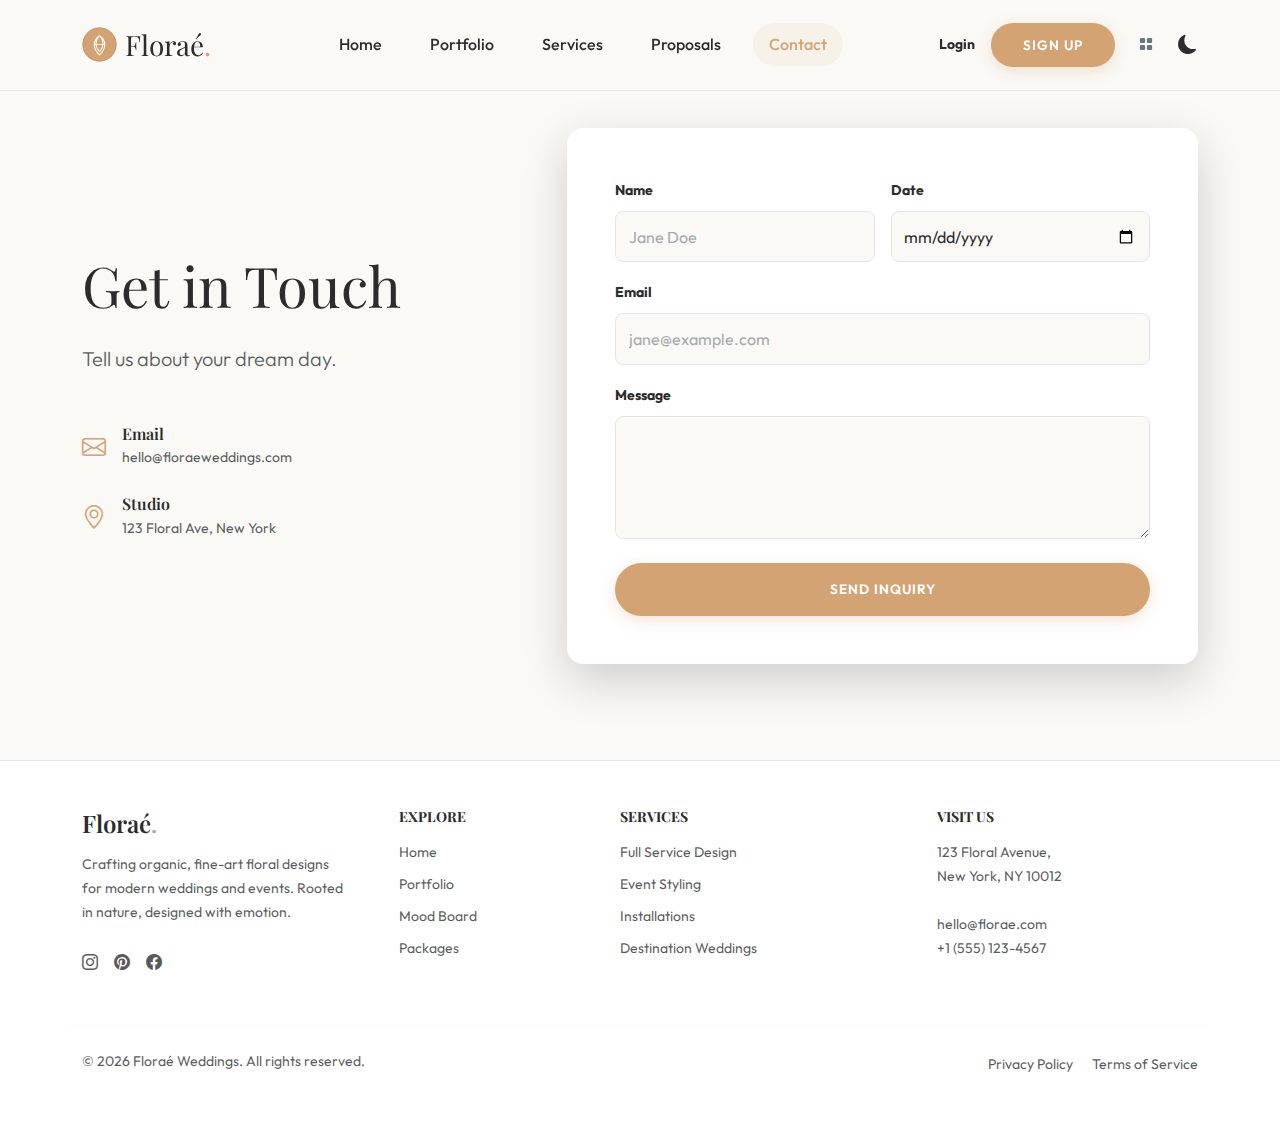
<file: contact.html>
<!DOCTYPE html>
<html lang="en" data-theme="light">

<head>
    <meta charset="UTF-8">
    <meta name="viewport" content="width=device-width, initial-scale=1.0">
    <title>Contact | Floraé</title>
    <link rel="icon" type="image/svg+xml" href="assets/logo.svg">
    <link href="https://cdn.jsdelivr.net/npm/bootstrap@5.3.2/dist/css/bootstrap.min.css" rel="stylesheet">
    <link rel="stylesheet" href="https://cdn.jsdelivr.net/npm/bootstrap-icons@1.11.1/font/bootstrap-icons.css">
    <link
        href="https://fonts.googleapis.com/css2?family=Outfit:wght@300;400;500;600&family=Playfair+Display:wght@400;500;600;700&display=swap"
        rel="stylesheet">
    <link rel="stylesheet" href="css/style.css">
</head>

<body>

    <nav class="navbar navbar-expand-lg fixed-top">
        <div class="container">
            <a class="navbar-brand d-flex align-items-center gap-2" href="index.html">
                <img src="assets/logo.svg" alt="Logo" width="35" height="35" class="rounded-circle object-fit-cover">
                <span>Floraé<span class="text-accent">.</span></span>
            </a>
            <button class="navbar-toggler" type="button" data-bs-toggle="collapse" data-bs-target="#mainNav">
                <span class="navbar-toggler-icon"></span>
            </button>
            <div class="collapse navbar-collapse" id="mainNav">
                <ul class="navbar-nav mx-auto">
                    <li class="nav-item"><a class="nav-link" href="index.html">Home</a></li>
                    <li class="nav-item"><a class="nav-link" href="portfolio.html">Portfolio</a></li>
                    <li class="nav-item"><a class="nav-link" href="services.html">Services</a></li>
                    <li class="nav-item"><a class="nav-link" href="proposals.html">Proposals</a></li>
                    <li class="nav-item"><a class="nav-link active" href="contact.html">Contact</a></li>
                </ul>
                <div class="d-flex align-items-center gap-3">
                    <a href="login.html" class="text-decoration-none fw-bold small"
                        style="color: var(--text-main);">Login</a>
                    <a href="signup.html" class="btn btn-primary btn-sm">Sign Up</a>
                    <a href="dashboard.html" class="btn btn-outline-secondary btn-sm rounded-pill border-0"
                        role="button"><i class="bi bi-grid-fill"></i></a>
                    <button class="btn btn-link p-0 text-decoration-none" id="theme-toggle"
                        style="color: var(--text-main); font-size: 1.2rem;">
                        <i class="bi bi-moon-fill"></i>
                    </button>
                </div>
            </div>
        </div>
    </nav>

    <div class="container py-5">
        <div class="row align-items-center g-5 slide-up">
            <div class="col-lg-5">
                <h1 class="display-4 mb-4">Get in Touch</h1>
                <p class="lead text-muted mb-5">Tell us about your dream day.</p>

                <div class="d-flex align-items-center mb-4">
                    <i class="bi bi-envelope fs-4 text-accent me-3"></i>
                    <div>
                        <h6 class="mb-0">Email</h6>
                        <small class="text-muted">hello@floraeweddings.com</small>
                    </div>
                </div>
                <div class="d-flex align-items-center">
                    <i class="bi bi-geo-alt fs-4 text-accent me-3"></i>
                    <div>
                        <h6 class="mb-0">Studio</h6>
                        <small class="text-muted">123 Floral Ave, New York</small>
                    </div>
                </div>
            </div>
            <div class="col-lg-7">
                <div class="card p-5 border-0 shadow-lg">
                    <form>
                        <div class="row g-3">
                            <div class="col-md-6">
                                <label class="form-label small fw-bold">Name</label>
                                <input type="text" class="form-control" placeholder="Jane Doe">
                            </div>
                            <div class="col-md-6">
                                <label class="form-label small fw-bold">Date</label>
                                <input type="date" class="form-control">
                            </div>
                            <div class="col-12">
                                <label class="form-label small fw-bold">Email</label>
                                <input type="email" class="form-control" placeholder="jane@example.com">
                            </div>
                            <div class="col-12">
                                <label class="form-label small fw-bold">Message</label>
                                <textarea class="form-control" rows="4"></textarea>
                            </div>
                            <div class="col-12 mt-4">
                                <button class="btn btn-primary w-100 py-3">Send Inquiry</button>
                            </div>
                        </div>
                    </form>
                </div>
            </div>
        </div>
    </div>

    <footer class="py-5 mt-5" style="background-color: var(--bg-card); border-top: 1px solid var(--border-color);">
        <div class="container">
            <div class="row g-4 justify-content-between">
                <!-- Col 1: Brand -->
                <div class="col-lg-3 col-md-6">
                    <h4 class="brand-font mb-3">Floraé<span class="text-accent">.</span></h4>
                    <p class="small text-muted mb-4">Crafting organic, fine-art floral designs for modern weddings and
                        events. Rooted in nature, designed with emotion.</p>
                    <div class="d-flex gap-3">
                        <a href="#" class="text-muted"><i class="bi bi-instagram"></i></a>
                        <a href="#" class="text-muted"><i class="bi bi-pinterest"></i></a>
                        <a href="#" class="text-muted"><i class="bi bi-facebook"></i></a>
                    </div>
                </div>

                <!-- Col 2: Quick Links -->
                <div class="col-lg-2 col-md-6">
                    <h6 class="text-uppercase fw-bold mb-3 small letter-spacing-2">Explore</h6>
                    <ul class="list-unstyled small text-muted">
                        <li class="mb-2"><a href="index.html" class="text-decoration-none text-muted">Home</a></li>
                        <li class="mb-2"><a href="portfolio.html" class="text-decoration-none text-muted">Portfolio</a>
                        </li>
                        <li class="mb-2"><a href="moodboard.html" class="text-decoration-none text-muted">Mood Board</a>
                        </li>
                        <li class="mb-2"><a href="proposals.html" class="text-decoration-none text-muted">Packages</a>
                        </li>
                    </ul>
                </div>

                <!-- Col 3: Services -->
                <div class="col-lg-3 col-md-6">
                    <h6 class="text-uppercase fw-bold mb-3 small letter-spacing-2">Services</h6>
                    <ul class="list-unstyled small text-muted">
                        <li class="mb-2">Full Service Design</li>
                        <li class="mb-2">Event Styling</li>
                        <li class="mb-2">Installations</li>
                        <li class="mb-2">Destination Weddings</li>
                    </ul>
                </div>

                <!-- Col 4: Contact -->
                <div class="col-lg-3 col-md-6">
                    <h6 class="text-uppercase fw-bold mb-3 small letter-spacing-2">Visit Us</h6>
                    <address class="small text-muted fst-normal">
                        123 Floral Avenue,<br>
                        New York, NY 10012<br><br>
                        <a href="mailto:hello@florae.com"
                            class="text-decoration-none text-muted">hello@florae.com</a><br>
                        +1 (555) 123-4567
                    </address>
                </div>
            </div>

            <div class="row mt-5 pt-4 border-top border-light">
                <div class="col-md-6 text-center text-md-start">
                    <p class="small text-muted mb-0">&copy; 2026 Floraé Weddings. All rights reserved.</p>
                </div>
                <div class="col-md-6 text-center text-md-end">
                    <a href="#" class="small text-muted text-decoration-none me-3">Privacy Policy</a>
                    <a href="#" class="small text-muted text-decoration-none">Terms of Service</a>
                </div>
            </div>
        </div>
    </footer>

    <script src="https://cdn.jsdelivr.net/npm/bootstrap@5.3.2/dist/js/bootstrap.bundle.min.js"></script>
    <script src="js/main.js"></script>
</body>

</html>
</file>
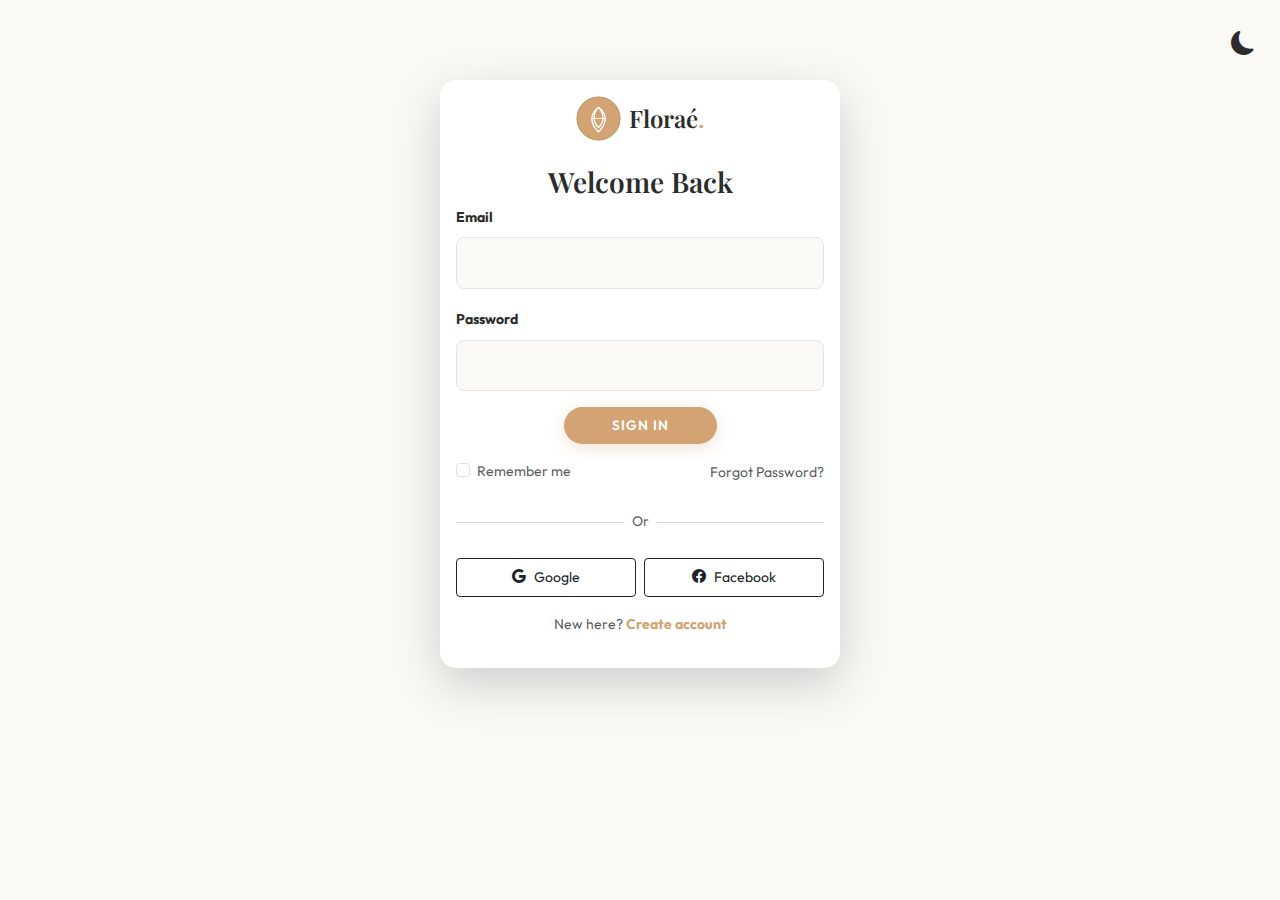
<file: login.html>
<!DOCTYPE html>
<html lang="en" data-theme="light">

<head>
  <meta charset="UTF-8">
  <meta name="viewport" content="width=device-width, initial-scale=1.0">
  <title>Login | Floraé</title>
  <link rel="icon" type="image/svg+xml" href="assets/logo.svg">
  <link href="https://cdn.jsdelivr.net/npm/bootstrap@5.3.2/dist/css/bootstrap.min.css" rel="stylesheet">
  <link rel="stylesheet" href="https://cdn.jsdelivr.net/npm/bootstrap-icons@1.11.1/font/bootstrap-icons.css">
  <link
    href="https://fonts.googleapis.com/css2?family=Outfit:wght@300;400;500;600&family=Playfair+Display:wght@400;500;600;700&display=swap"
    rel="stylesheet">
  <link rel="stylesheet" href="css/style.css">
</head>

<body class="d-flex flex-column">



  <button class="position-absolute top-0 end-0 m-4 btn btn-link p-0 text-decoration-none" id="theme-toggle"
    style="color: var(--text-main); font-size: 1.5rem; z-index: 10;">
    <i class="bi bi-moon-fill"></i>
  </button>

  <div class="flex-grow-1 d-flex align-items-center justify-content-center">
    <div class="card  border-0 shadow-lg slide-up" style="max-width: 400px; width: 100%;">
      <div class="card-body text-center">
        <a class="navbar-brand d-inline-flex align-items-center gap-2 mb-4" href="index.html">
          <img src="assets/logo.svg" alt="Logo" width="45" height="45" class="rounded-circle object-fit-cover">
          <span class="h4 mb-0 brand-font">Floraé<span class="text-accent">.</span></span>
        </a>
        <h3 class="mb-1 brand-font">Welcome Back</h3>

        <form onsubmit="event.preventDefault(); window.location.href='dashboard.html';">
          <div class="mb-3 text-start">
            <label class="form-label small fw-bold">Email</label>
            <input type="email" class="form-control" required>
          </div>
          <div class="mb-3 text-start">
            <label class="form-label small fw-bold">Password</label>
            <input type="password" class="form-control" required>
          </div>
          <div class="text-center mt-3">
            <button class="btn btn-primary px-5 py-2">Sign In</button>
          </div>

          <div class="d-flex justify-content-between align-items-center mt-3 small">
            <div class="form-check">
              <input class="form-check-input" type="checkbox" id="rememberMe">
              <label class="form-check-label text-muted" for="rememberMe">Remember me</label>
            </div>
            <a href="#" class="text-decoration-none text-muted">Forgot Password?</a>
          </div>

          <div class="my-4 text-center text-muted small position-relative">
            <hr class="position-absolute w-100 top-50 my-0 opacity-25" style="z-index: 0;">
            <span class="bg-surface px-2 position-relative" style="z-index: 1;">Or</span>
          </div>

          <div class="d-flex gap-2 mb-3">
            <button
              class="btn btn-outline-dark w-100 py-2 small d-flex align-items-center justify-content-center gap-2 btn-sm">
              <i class="bi bi-google"></i> <span class="d-none d-sm-inline">Google</span>
            </button>
            <button
              class="btn btn-outline-dark w-100 py-2 small d-flex align-items-center justify-content-center gap-2 btn-sm">
              <i class="bi bi-facebook"></i> <span class="d-none d-sm-inline">Facebook</span>
            </button>
          </div>
          <div class="mt-3">
            <p class="small text-muted">New here? <a href="signup.html" class="text-accent fw-bold">Create account</a>
            </p>
          </div>
        </form>
      </div>
    </div>
  </div>

  <!-- Scroll to Top Button -->
  <button id="scrollToTopBtn" class="scroll-top-btn" aria-label="Scroll to top">
    <i class="bi bi-arrow-up"></i>
  </button>

  <script src="https://cdn.jsdelivr.net/npm/bootstrap@5.3.2/dist/js/bootstrap.bundle.min.js"></script>
  <script src="js/main.js"></script>
</body>

</html>
</file>
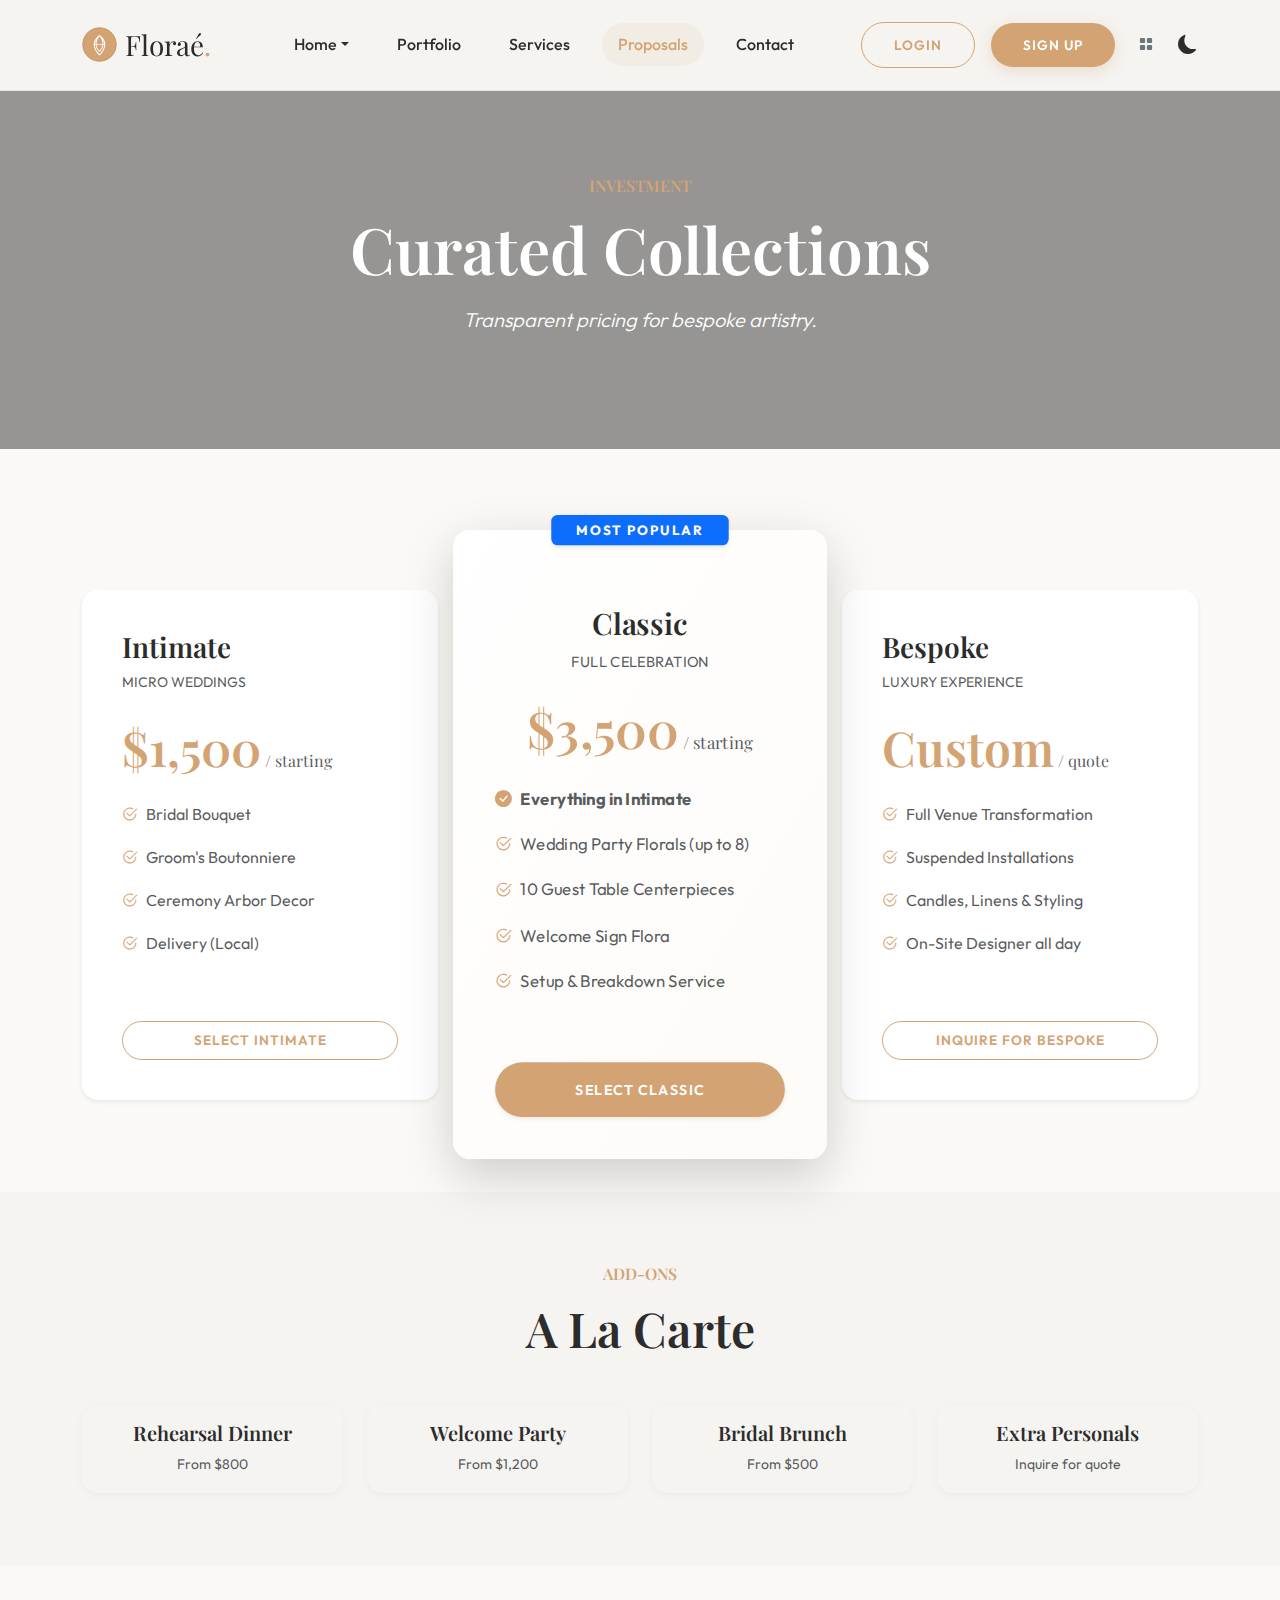
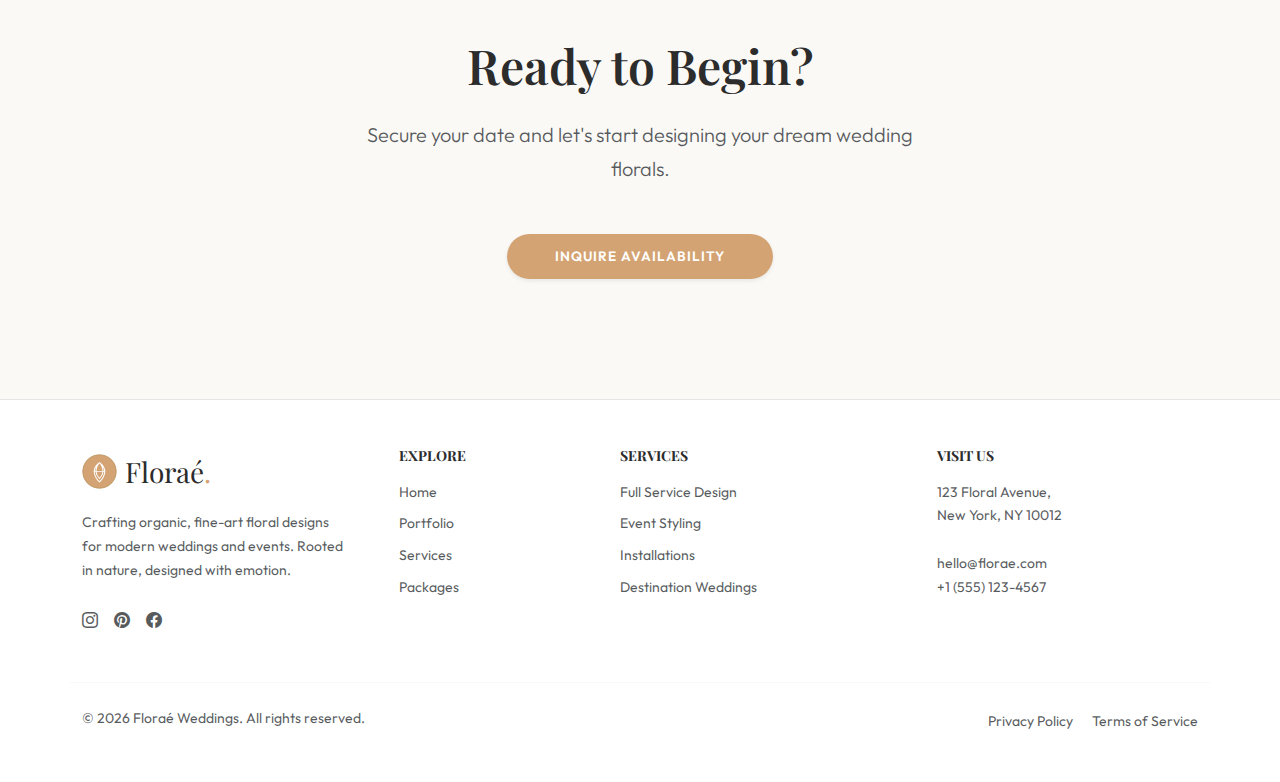
<file: proposals.html>
<!DOCTYPE html>
<html lang="en" data-theme="light">

<head>
  <meta charset="UTF-8">
  <meta name="viewport" content="width=device-width, initial-scale=1.0">
  <title>Proposals | Floraé</title>
  <link rel="icon" type="image/svg+xml" href="assets/logo.svg">
  <link href="https://cdn.jsdelivr.net/npm/bootstrap@5.3.2/dist/css/bootstrap.min.css" rel="stylesheet">
  <link rel="stylesheet" href="https://cdn.jsdelivr.net/npm/bootstrap-icons@1.11.1/font/bootstrap-icons.css">
  <link
    href="https://fonts.googleapis.com/css2?family=Outfit:wght@300;400;500;600&family=Playfair+Display:wght@400;500;600;700&display=swap"
    rel="stylesheet">
  <link rel="stylesheet" href="css/style.css">
</head>

<body>

  <nav class="navbar navbar-expand-lg fixed-top">
    <div class="container">
      <a class="navbar-brand d-flex align-items-center gap-2" href="index.html">
        <img src="assets/logo.svg" alt="Logo" width="35" height="35" class="rounded-circle object-fit-cover">
        <span>Floraé<span class="text-accent">.</span></span>
      </a>
      <button class="navbar-toggler" type="button" data-bs-toggle="collapse" data-bs-target="#mainNav">
        <span class="navbar-toggler-icon"></span>
      </button>
      <div class="collapse navbar-collapse" id="mainNav">
        <ul class="navbar-nav mx-auto">
          <li class="nav-item dropdown">
            <a class="nav-link dropdown-toggle" href="index.html" role="button" data-bs-toggle="dropdown"
              aria-expanded="false">Home</a>
            <ul class="dropdown-menu">
              <li><a class="dropdown-item" href="index.html">Home 1</a></li>
              <li><a class="dropdown-item" href="home2.html">Home 2</a></li>
            </ul>
          </li>
          <li class="nav-item"><a class="nav-link" href="portfolio.html">Portfolio</a></li>
          <li class="nav-item"><a class="nav-link" href="services.html">Services</a></li>
          <li class="nav-item"><a class="nav-link active" href="proposals.html">Proposals</a></li>
          <li class="nav-item"><a class="nav-link" href="contact.html">Contact</a></li>
        </ul>
        <div class="d-flex align-items-center gap-3">
          <a href="login.html" class="btn btn-outline-primary btn-sm">Login</a>
          <a href="signup.html" class="btn btn-primary btn-sm">Sign Up</a>
          <a href="dashboard.html" class="btn btn-outline-secondary btn-sm rounded-pill border-0" role="button"><i
              class="bi bi-grid-fill"></i></a>
          <button class="btn btn-link p-0 text-decoration-none" id="theme-toggle"
            style="color: var(--text-main); font-size: 1.2rem;">
            <i class="bi bi-moon-fill"></i>
          </button>
        </div>
      </div>
    </div>
  </nav>

  <!-- Hero Section -->
  <section
    class="page-hero page-hero-proposals d-flex align-items-center justify-content-center text-center text-white mb-5">
    <div class="container slide-up">
      <h6 class="text-accent text-uppercase letter-spacing-2 mb-3">Investment</h6>
      <h1 class="display-3 brand-font mb-3">Curated Collections</h1>
      <p class="lead fst-italic letter-spacing-1">Transparent pricing for bespoke artistry.</p>
    </div>
  </section>

  <div class="container py-5">
    <div class="row g-4 slide-up delay-1 align-items-center">
      <!-- Card 1: Intimate -->
      <div class="col-lg-4">
        <div class="card h-100 p-4 border-0 shadow-sm hover-lift" style="transition: transform 0.3s ease;">
          <div class="card-body d-flex flex-column">
            <h4 class="brand-font h3 mb-2">Intimate</h4>
            <div class="text-muted small text-uppercase letter-spacing-1 mb-4">Micro Weddings</div>
            <div class="display-5 text-accent mb-4 brand-font">$1,500<span class="fs-6 text-muted fw-normal ms-1">/
                starting</span></div>

            <ul class="list-unstyled text-muted mb-5 flex-grow-1">
              <li class="mb-3 d-flex align-items-center gap-2"><i class="bi bi-check2-circle text-accent"></i> Bridal
                Bouquet</li>
              <li class="mb-3 d-flex align-items-center gap-2"><i class="bi bi-check2-circle text-accent"></i> Groom's
                Boutonniere</li>
              <li class="mb-3 d-flex align-items-center gap-2"><i class="bi bi-check2-circle text-accent"></i> Ceremony
                Arbor Decor</li>
              <li class="mb-3 d-flex align-items-center gap-2"><i class="bi bi-check2-circle text-accent"></i> Delivery
                (Local)</li>
            </ul>
            <a href="contact.html" class="btn btn-outline-primary rounded-pill w-100 py-2 mt-auto">Select Intimate</a>
          </div>
        </div>
      </div>

      <!-- Card 2: Classic (Featured) -->
      <div class="col-lg-4">
        <div class="card card-featured h-100 p-4 shadow-lg position-relative">
          <div
            class="position-absolute top-0 start-50 translate-middle badge bg-primary px-4 py-2 text-uppercase letter-spacing-1 shadow-sm"
            style="font-size: 0.8rem; letter-spacing: 2px;">Most Popular</div>
          <div class="card-body d-flex flex-column text-center pt-5">
            <h4 class="brand-font h3 mb-2">Classic</h4>
            <div class="text-muted small text-uppercase letter-spacing-1 mb-4">Full Celebration</div>
            <div class="display-5 text-accent mb-4 brand-font">$3,500<span class="fs-6 text-muted fw-normal ms-1">/
                starting</span></div>

            <div class="text-start mb-5 flex-grow-1">
              <ul class="list-unstyled text-muted">
                <li class="mb-3 d-flex align-items-center gap-2"><i class="bi bi-check-circle-fill text-accent"></i>
                  <strong>Everything in Intimate</strong>
                </li>
                <li class="mb-3 d-flex align-items-center gap-2"><i class="bi bi-check2-circle text-accent"></i> Wedding
                  Party Florals (up to 8)</li>
                <li class="mb-3 d-flex align-items-center gap-2"><i class="bi bi-check2-circle text-accent"></i> 10
                  Guest Table Centerpieces</li>
                <li class="mb-3 d-flex align-items-center gap-2"><i class="bi bi-check2-circle text-accent"></i> Welcome
                  Sign Flora</li>
                <li class="mb-3 d-flex align-items-center gap-2"><i class="bi bi-check2-circle text-accent"></i> Setup &
                  Breakdown Service</li>
              </ul>
            </div>
            <a href="contact.html" class="btn btn-primary rounded-pill w-100 py-3 shadow-sm mt-auto">Select Classic</a>
          </div>
        </div>
      </div>

      <!-- Card 3: Bespoke -->
      <div class="col-lg-4">
        <div class="card h-100 p-4 border-0 shadow-sm hover-lift">
          <div class="card-body d-flex flex-column">
            <h4 class="brand-font h3 mb-2">Bespoke</h4>
            <div class="text-muted small text-uppercase letter-spacing-1 mb-4">Luxury Experience</div>
            <div class="display-5 text-accent mb-4 brand-font">Custom<span class="fs-6 text-muted fw-normal ms-1">/
                quote</span></div>

            <ul class="list-unstyled text-muted mb-5 flex-grow-1">
              <li class="mb-3 d-flex align-items-center gap-2"><i class="bi bi-check2-circle text-accent"></i> Full
                Venue Transformation</li>
              <li class="mb-3 d-flex align-items-center gap-2"><i class="bi bi-check2-circle text-accent"></i> Suspended
                Installations</li>
              <li class="mb-3 d-flex align-items-center gap-2"><i class="bi bi-check2-circle text-accent"></i> Candles,
                Linens & Styling</li>
              <li class="mb-3 d-flex align-items-center gap-2"><i class="bi bi-check2-circle text-accent"></i> On-Site
                Designer all day</li>
            </ul>
            <a href="contact.html" class="btn btn-outline-primary rounded-pill w-100 py-2 mt-auto">Inquire for
              Bespoke</a>
          </div>
        </div>
      </div>
    </div>
  </div>

  <!-- A La Carte Section -->
  <section class="py-5 bg-light-subtle">
    <div class="container py-4">
      <div class="text-center mb-5 slide-up">
        <h6 class="text-accent text-uppercase letter-spacing-2 mb-3">Add-Ons</h6>
        <h2 class="display-5 brand-font">A La Carte</h2>
      </div>
      <div class="row g-4 slide-up delay-1">
        <div class="col-md-6 col-lg-3">
          <div class="card p-3 border-0 h-100 text-center bg-transparent">
            <h5 class="brand-font mb-2">Rehearsal Dinner</h5>
            <p class="text-muted small mb-0">From $800</p>
          </div>
        </div>
        <div class="col-md-6 col-lg-3">
          <div class="card p-3 border-0 h-100 text-center bg-transparent">
            <h5 class="brand-font mb-2">Welcome Party</h5>
            <p class="text-muted small mb-0">From $1,200</p>
          </div>
        </div>
        <div class="col-md-6 col-lg-3">
          <div class="card p-3 border-0 h-100 text-center bg-transparent">
            <h5 class="brand-font mb-2">Bridal Brunch</h5>
            <p class="text-muted small mb-0">From $500</p>
          </div>
        </div>
        <div class="col-md-6 col-lg-3">
          <div class="card p-3 border-0 h-100 text-center bg-transparent">
            <h5 class="brand-font mb-2">Extra Personals</h5>
            <p class="text-muted small mb-0">Inquire for quote</p>
          </div>
        </div>
      </div>
    </div>
  </section>

  <!-- Next Steps CTA -->
  <section class="py-5">
    <div class="container text-center py-4">
      <div class="slide-up">
        <h2 class="display-5 brand-font mb-4">Ready to Begin?</h2>
        <p class="lead text-muted mb-5 mx-auto" style="max-width: 600px;">Secure your date and let's start designing
          your dream wedding florals.</p>
        <a href="contact.html" class="btn btn-primary btn-lg px-5 shadow-sm">Inquire Availability</a>
      </div>
    </div>
  </section>

  <footer class="py-5 mt-5" style="background-color: var(--bg-card); border-top: 1px solid var(--border-color);">
    <div class="container">
      <div class="row g-4 justify-content-between">
        <!-- Col 1: Brand -->
        <div class="col-lg-3 col-md-6">
          <a class="navbar-brand d-flex align-items-center gap-2 mb-3" href="index.html">
            <img src="assets/logo.svg" alt="Logo" width="35" height="35" class="rounded-circle object-fit-cover">
            <span>Floraé<span class="text-accent">.</span></span>
          </a>
          <p class="small text-muted mb-4">Crafting organic, fine-art floral designs for modern weddings and events.
            Rooted in nature, designed with emotion.</p>
          <div class="d-flex gap-3">
            <a href="#" class="text-muted"><i class="bi bi-instagram"></i></a>
            <a href="#" class="text-muted"><i class="bi bi-pinterest"></i></a>
            <a href="#" class="text-muted"><i class="bi bi-facebook"></i></a>
          </div>
        </div>

        <!-- Col 2: Quick Links -->
        <div class="col-lg-2 col-md-6">
          <h6 class="text-uppercase fw-bold mb-3 small letter-spacing-2">Explore</h6>
          <ul class="list-unstyled small text-muted">
            <li class="mb-2"><a href="index.html" class="text-decoration-none text-muted">Home</a></li>
            <li class="mb-2"><a href="portfolio.html" class="text-decoration-none text-muted">Portfolio</a></li>
            <li class="mb-2"><a href="services.html" class="text-decoration-none text-muted">Services</a></li>
            <li class="mb-2"><a href="proposals.html" class="text-decoration-none text-muted">Packages</a></li>
          </ul>
        </div>

        <!-- Col 3: Services -->
        <div class="col-lg-3 col-md-6">
          <h6 class="text-uppercase fw-bold mb-3 small letter-spacing-2">Services</h6>
          <ul class="list-unstyled small text-muted">
            <li class="mb-2"><a href="services.html" class="text-decoration-none text-muted">Full Service Design</a></li>
            <li class="mb-2"><a href="services.html" class="text-decoration-none text-muted">Event Styling</a></li>
            <li class="mb-2"><a href="services.html" class="text-decoration-none text-muted">Installations</a></li>
            <li class="mb-2"><a href="services.html" class="text-decoration-none text-muted">Destination Weddings</a></li>
          </ul>
        </div>

        <!-- Col 4: Contact -->
        <div class="col-lg-3 col-md-6">
          <h6 class="text-uppercase fw-bold mb-3 small letter-spacing-2">Visit Us</h6>
          <address class="small text-muted fst-normal">
            123 Floral Avenue,<br>
            New York, NY 10012<br><br>
            <a href="mailto:hello@florae.com" class="text-decoration-none text-muted">hello@florae.com</a><br>
            +1 (555) 123-4567
          </address>
        </div>
      </div>

      <div class="row mt-5 pt-4 border-top border-light">
        <div class="col-md-6 text-center text-md-start">
          <p class="small text-muted mb-0">&copy; 2026 Floraé Weddings. All rights reserved.</p>
        </div>
        <div class="col-md-6 text-center text-md-end">
          <a href="#" class="small text-muted text-decoration-none me-3">Privacy Policy</a>
          <a href="#" class="small text-muted text-decoration-none">Terms of Service</a>
        </div>
      </div>
    </div>
  </footer>

  <!-- Scroll to Top Button -->
  <button id="scrollToTopBtn" class="scroll-top-btn" aria-label="Scroll to top">
    <i class="bi bi-arrow-up"></i>
  </button>

  <script src="https://cdn.jsdelivr.net/npm/bootstrap@5.3.2/dist/js/bootstrap.bundle.min.js"></script>
  <script src="js/main.js"></script>
</body>

</html>
</file>
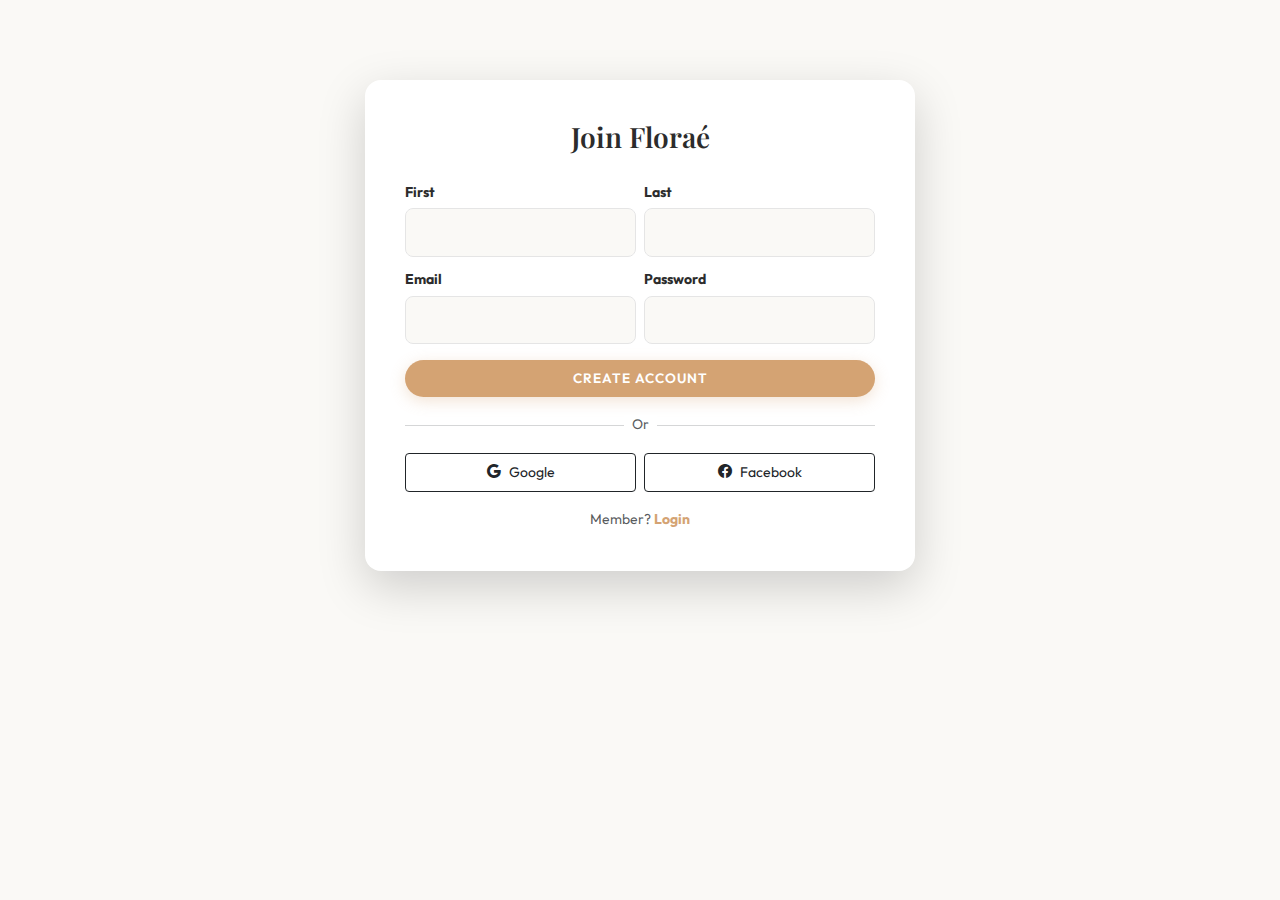
<file: signup.html>
<!DOCTYPE html>
<html lang="en" data-theme="light">

<head>
    <meta charset="UTF-8">
    <meta name="viewport" content="width=device-width, initial-scale=1.0">
    <title>Sign Up | Floraé</title>
    <link rel="icon" type="image/svg+xml" href="assets/logo.svg">
    <link href="https://cdn.jsdelivr.net/npm/bootstrap@5.3.2/dist/css/bootstrap.min.css" rel="stylesheet">
    <link rel="stylesheet" href="https://cdn.jsdelivr.net/npm/bootstrap-icons@1.11.1/font/bootstrap-icons.css">
    <link
        href="https://fonts.googleapis.com/css2?family=Outfit:wght@300;400;500;600&family=Playfair+Display:wght@400;500;600;700&display=swap"
        rel="stylesheet">
    <link rel="stylesheet" href="css/style.css">
</head>

<body class="d-flex flex-column">



    <div class="flex-grow-1 d-flex align-items-center justify-content-center">
        <div class="card p-4 border-0 shadow-lg slide-up" style="max-width: 550px; width: 100%;">
            <div class="card-body text-center">
                <h3 class="mb-1 brand-font" style="padding-bottom: 20px;">Join Floraé</h3>

                <form onsubmit="event.preventDefault(); window.location.href='dashboard.html';">
                    <div class="row g-2 mb-2">
                        <div class="col-6 text-start">
                            <label class="form-label small fw-bold mb-1">First</label>
                            <input type="text" class="form-control form-control-sm" required>
                        </div>
                        <div class="col-6 text-start">
                            <label class="form-label small fw-bold mb-1">Last</label>
                            <input type="text" class="form-control form-control-sm" required>
                        </div>
                    </div>
                    <div class="row g-2 mb-3">
                        <div class="col-6 text-start">
                            <label class="form-label small fw-bold mb-1">Email</label>
                            <input type="email" class="form-control form-control-sm" required>
                        </div>
                        <div class="col-6 text-start">
                            <label class="form-label small fw-bold mb-1">Password</label>
                            <input type="password" class="form-control form-control-sm" required>
                        </div>
                    </div>
                    <button class="btn btn-primary w-100 py-2 btn-sm">Create Account</button>

                    <div class="my-3 text-center text-muted small position-relative">
                        <hr class="position-absolute w-100 top-50 my-0 opacity-25" style="z-index: 0;">
                        <span class="bg-white px-2 position-relative" style="z-index: 1;">Or</span>
                    </div>

                    <div class="d-flex gap-2">
                        <button
                            class="btn btn-outline-dark w-100 py-2 small d-flex align-items-center justify-content-center gap-2 btn-sm">
                            <i class="bi bi-google"></i> <span class="d-none d-sm-inline">Google</span>
                        </button>
                        <button
                            class="btn btn-outline-dark w-100 py-2 small d-flex align-items-center justify-content-center gap-2 btn-sm">
                            <i class="bi bi-facebook"></i> <span class="d-none d-sm-inline">Facebook</span>
                        </button>
                    </div>

                    <div class="mt-3">
                        <p class="small text-muted mb-0">Member? <a href="login.html"
                                class="text-accent fw-bold">Login</a></p>
                    </div>
                </form>
            </div>
        </div>
    </div>

    <script src="https://cdn.jsdelivr.net/npm/bootstrap@5.3.2/dist/js/bootstrap.bundle.min.js"></script>
    <script src="js/main.js"></script>
</body>

</html>
</file>
<file: css/style.css>
/* Floraé - Premium Wedding Florist CSS */

/* 1. Variables & Theme Setup */
:root {
  /* Fonts */
  --font-primary: 'Outfit', sans-serif;
  --font-display: 'Playfair Display', serif;

  /* Light Theme Palette */
  --bg-body: #faf9f6;
  /* Off-white/Cream for premium feel */
  --bg-card: #ffffff;
  --text-main: #2c2c2c;
  --text-muted: #6c757d;
  --color-accent: #d4a373;
  /* Gold/Bronze */
  --color-accent-hover: #b08d55;
  --border-color: #e5e5e5;

  /* Shadows - Soft & Expensive */
  --shadow-sm: 0 2px 8px rgba(0, 0, 0, 0.04);
  --shadow-md: 0 8px 24px rgba(0, 0, 0, 0.06);
  --shadow-lg: 0 16px 48px rgba(0, 0, 0, 0.08);

  /* Navbar */
  --nav-bg: rgba(250, 249, 246, 0.95);
}

/* Page Hero (e.g., Portfolio) */
.page-hero {
  min-height: 50vh;
  background-size: cover;
  background-position: center;
  position: relative;
  /* Ensure it sits nicely behind/below nav if desired, or standard flow */
  margin-top: -81px;
  /* Pull up behind navbar */
  padding-top: 81px;
  /* Compensate content */
}

.page-hero-portfolio {
  background-image: url('https://images.unsplash.com/photo-1515934751635-c81c6bc9a2d8?ixlib=rb-4.0.3&auto=format&fit=crop&w=1920&q=80');
}

.page-hero-services {
  background-image: url('https://images.unsplash.com/photo-1530023367847-a683933f4172?auto=format&fit=crop&w=1920&q=80');
}

.page-hero-proposals {
  background-image: url('https://tse2.mm.bing.net/th/id/OIP.PQ_xsCZ7t3HhmSe2FO5MfgHaE8?pid=Api&P=0&h=180');
}

.page-hero-contact {
  background-image: url('https://images.unsplash.com/photo-1596073419667-9d77d59f033f?ixlib=rb-4.0.3&auto=format&fit=crop&w=1920&q=80');
}

.page-hero,
.page-hero h1,
.page-hero p,
.page-hero .lead {
  color: #ffffff !important;
}

/* Overlay for Hero */
.page-hero::before {
  content: '';
  position: absolute;
  top: 0;
  left: 0;
  right: 0;
  bottom: 0;
  background: rgba(0, 0, 0, 0.4);
  /* Dark overlay */
  z-index: 0;
}

.page-hero .container {
  position: relative;
  z-index: 1;
  /* Content above overlay */
}

/* Dark Theme Palette */
[data-theme="dark"] {
  --bg-body: #121212;
  --bg-card: #1e1e1e;
  --text-main: #f0f0f0;
  --text-muted: #b0b0b0;
  /* Lighter grey for better visibility on dark */
  --color-accent: #e0b080;
  --color-accent-hover: #d4a373;
  --border-color: #333333;

  --shadow-sm: 0 2px 8px rgba(0, 0, 0, 0.2);
  --shadow-md: 0 8px 24px rgba(0, 0, 0, 0.3);
  --shadow-lg: 0 16px 48px rgba(0, 0, 0, 0.4);

  --nav-bg: rgba(18, 18, 18, 0.95);
}

/* Home 2 View Project Link */
.view-project-link {
  color: var(--text-main);
  text-decoration: none;
  border-bottom: 1px solid var(--text-main);
  transition: all 0.3s ease;
}

.view-project-link:hover {
  color: var(--color-accent);
  border-color: var(--color-accent);
}

/* Force text visibility in dark mode against Bootstrap */
[data-theme="dark"] .text-muted {
  color: var(--text-muted) !important;
}

[data-theme="dark"] .text-body-secondary {
  color: var(--text-muted) !important;
}

[data-theme="dark"] a.text-muted:hover {
  color: var(--text-main) !important;
}

/* 2. Global Resets */
body {
  background-color: var(--bg-body);
  color: var(--text-main);
  font-family: var(--font-primary);
  line-height: 1.7;
  transition: background-color 0.3s ease, color 0.3s ease;
  margin: 0;
  padding-top: 80px;
  /* Space for fixed navbar */
}

h1,
h2,
h3,
h4,
h5,
h6,
.brand-font {
  font-family: var(--font-display);
  font-weight: 600;
  color: var(--text-main);
}

a {
  transition: all 0.2s ease;
  text-decoration: none;
}

/* 3. Components */

/* Navbar */
.navbar {
  background-color: var(--nav-bg);
  backdrop-filter: blur(12px);
  -webkit-backdrop-filter: blur(12px);
  border-bottom: 1px solid var(--border-color);
  padding: 1rem 0;
  transition: background-color 0.3s ease;
}

.navbar-brand {
  font-family: var(--font-display);
  font-size: 1.75rem;
  color: var(--text-main) !important;
}

.nav-link {
  color: var(--text-main) !important;
  font-weight: 500;
  margin: 0 0.5rem;
  padding: 0.5rem 1rem !important;
  border-radius: 50px;
  transition: all 0.2s ease;
}

.nav-link:hover,
.nav-link.active {
  color: var(--color-accent) !important;
  background: rgba(212, 163, 115, 0.1);
}

/* Buttons */
.btn-primary {
  background-color: var(--color-accent);
  border: none;
  color: white;
  padding: 0.75rem 2rem;
  border-radius: 50px;
  text-transform: uppercase;
  letter-spacing: 1px;
  font-size: 0.85rem;
  font-weight: 600;
  box-shadow: 0 4px 15px rgba(212, 163, 115, 0.3);
  transition: all 0.3s ease;
}

.btn-primary:hover {
  background-color: var(--color-accent-hover);
  transform: translateY(-2px);
  box-shadow: 0 6px 20px rgba(212, 163, 115, 0.4);
}

.btn-outline-primary {
  color: var(--color-accent);
  border-color: var(--color-accent);
  border-radius: 50px;
  padding: 0.75rem 2rem;
  letter-spacing: 1px;
  font-weight: 600;
  text-transform: uppercase;
  font-size: 0.85rem;
  transition: all 0.3s ease;
}

.btn-outline-primary:hover {
  background-color: var(--color-accent);
  border-color: var(--color-accent);
  color: white;
}

/* Cards */
.card,
.dashboard-card {
  background-color: var(--bg-card);
  border: 1px solid var(--border-color);
  border-radius: 16px;
  box-shadow: var(--shadow-sm);
  transition: all 0.4s ease;
  overflow: hidden;
}

.card:hover,
.dashboard-card:hover {
  transform: translateY(-5px);
  box-shadow: var(--shadow-md);
  border-color: var(--color-accent);
}

.card-title {
  color: var(--text-main);
  font-family: var(--font-display);
}

.card-text {
  color: var(--text-muted);
}

/* Featured Premium Card */
.card-featured {
  background: linear-gradient(to bottom right, #fff, #fdfbf7);
  transform: scale(1.05);
  z-index: 2;
  overflow: visible !important;
  border: none;
}

[data-theme="dark"] .card-featured {
  background: linear-gradient(to bottom right, #1e1e1e, #252525);
  border: 1px solid var(--border-color);
}

/* 4. Utilities */
.text-accent {
  color: var(--color-accent);
}

.bg-light-subtle {
  background-color: rgba(0, 0, 0, 0.02) !important;
}

[data-theme="dark"] .bg-light-subtle {
  background-color: rgba(255, 255, 255, 0.05) !important;
}

/* 5. Animations (CSS Only - Safe) */
@keyframes fadeInUp {
  from {
    opacity: 0;
    transform: translateY(20px);
  }

  to {
    opacity: 1;
    transform: translateY(0);
  }
}

/* 9. As Seen In (Logos) */
.logo-strip {
  opacity: 0.6;
  filter: grayscale(100%);
  transition: all 0.3s ease;
}

.logo-strip:hover {
  opacity: 1;
  filter: grayscale(0%);
}

/* 10. Newsletter Section */
.newsletter-section {
  background-color: var(--bg-card);
  border-top: 1px solid var(--border-color);
}

.slide-up {
  animation: fadeInUp 0.8s ease-out forwards;
}

.delay-1 {
  animation-delay: 0.1s;
}

.delay-2 {
  animation-delay: 0.2s;
}

.delay-3 {
  animation-delay: 0.3s;
}

/* 6. Form Elements for Dark Mode */
.form-label {
  color: var(--text-main);
  font-weight: 500;
}

.form-control,
.form-select {
  background-color: var(--bg-body);
  border: 1px solid var(--border-color);
  color: var(--text-main);
  padding: 0.8rem;
  border-radius: 8px;
}

.form-control:focus,
.form-select:focus {
  background-color: var(--bg-body);
  border-color: var(--color-accent);
  color: var(--text-main);
  box-shadow: 0 0 0 4px rgba(212, 163, 115, 0.1);
}

.form-control::placeholder {
  color: var(--text-muted);
  opacity: 0.6;
}

/* Services */
.service-page .card a:hover {
  color: #B08D55;
}

/* Footer */
footer a:hover,
.social-links a:hover {
  color: var(--color-accent) !important;
}

/* 7. Scroll to Top Button */
.scroll-top-btn {
  position: fixed;
  bottom: 30px;
  right: 30px;
  width: 50px;
  height: 50px;
  background-color: var(--bg-card);
  color: var(--color-accent);
  border: 1px solid var(--border-color);
  border-radius: 50%;
  box-shadow: var(--shadow-md);
  display: flex;
  align-items: center;
  justify-content: center;
  font-size: 1.5rem;
  z-index: 1000;
  opacity: 0;
  visibility: hidden;
  transition: all 0.3s ease;
  cursor: pointer;
  transform: translateY(20px);
}

.scroll-top-btn.show {
  opacity: 1;
  visibility: visible;
  transform: translateY(0);
}

.scroll-top-btn:hover {
  background-color: var(--color-accent);
  color: white;
  transform: translateY(-5px);
  box-shadow: var(--shadow-lg);
  border-color: var(--color-accent);
}

/* Home 2 Specific Helpers */
.bg-accent-subtle {
  background-color: rgba(212, 163, 115, 0.15) !important;
}

[data-theme="dark"] .bg-accent-subtle {
  background-color: rgba(224, 176, 128, 0.15) !important;
}

.bg-surface {
  background-color: var(--bg-card) !important;
  transition: background-color 0.3s ease;
}

.card-hover-effect {
  transition: all 0.4s ease;
}

.card-hover-effect:hover {
  transform: translateY(-10px);
  box-shadow: 0 12px 30px rgba(0, 0, 0, 0.1) !important;
}

[data-theme="dark"] .card-hover-effect:hover {
  box-shadow: 0 12px 30px rgba(0, 0, 0, 0.4) !important;
}

/* 8. Dropdown Menu Styles */
.dropdown-menu {
  border: 1px solid var(--border-color);
  box-shadow: var(--shadow-md);
  border-radius: 12px;
  padding: 0.5rem;
  background-color: var(--bg-card);
}

.dropdown-item {
  color: var(--text-main);
  border-radius: 8px;
  padding: 0.5rem 1rem;
  font-size: 0.9rem;
  font-weight: 500;
  transition: all 0.2s ease;
}

.dropdown-item:hover,
.dropdown-item.active {
  background-color: rgba(212, 163, 115, 0.1);
  color: var(--color-accent);
}

.dropdown-item:active {
  background-color: var(--color-accent);
  color: white;
}

/* Dark Mode Dropdowns */
[data-theme="dark"] .dropdown-menu {
  background-color: var(--bg-card);
  border-color: var(--border-color);
}

[data-theme="dark"] .dropdown-item {
  color: var(--text-main);
}

[data-theme="dark"] .dropdown-item:hover {
  background-color: rgba(255, 255, 255, 0.1);
  color: var(--color-accent);
}

/* Hover Dropdown for Desktop */
@media (min-width: 992px) {
  .navbar .nav-item.dropdown:hover>.dropdown-menu {
    display: block;
    margin-top: 0;
    animation: fadeIn 0.3s ease;
  }
}

@keyframes fadeIn {
  from {
    opacity: 0;
    transform: translateY(10px);
  }

  to {
    opacity: 1;
    transform: translateY(0);
  }
}

/* 11. Dashboard Sidebar Layout */
.dashboard-layout {
  display: flex;
  min-height: 100vh;
}

.sidebar {
  width: 280px;
  position: fixed;
  top: 0;
  bottom: 0;
  left: 0;
  background-color: var(--bg-card);
  border-right: 1px solid var(--border-color);
  z-index: 1040;
  overflow-y: auto;
  transition: transform 0.3s ease;
}

.main-content {
  flex: 1;
  margin-left: 280px;
  /* Sidebar width */
  padding: 2rem;
  background-color: var(--bg-body);
  min-height: 100vh;
}

.sidebar-brand {
  font-family: var(--font-display);
  font-size: 1.75rem;
  color: var(--text-main);
  text-decoration: none;
  display: block;
}

.sidebar-nav .nav-link {
  color: var(--text-muted) !important;
  border-radius: 8px;
  margin-bottom: 0.5rem;
  padding: 0.75rem 1rem !important;
  display: flex;
  align-items: center;
  gap: 0.75rem;
  font-weight: 500;
}

.sidebar-nav .nav-link:hover,
.sidebar-nav .nav-link.active {
  background-color: rgba(212, 163, 115, 0.1);
  color: var(--color-accent) !important;
}

.sidebar-nav .nav-link i {
  font-size: 1.2rem;
}

/* Mobile Responsiveness for Sidebar */
@media (max-width: 991.98px) {
  .sidebar {
    right: 0;
    left: auto;
    border-left: 1px solid var(--border-color);
    border-right: none;
    transform: translateX(100%);
    visibility: hidden;
  }

  .sidebar.show {
    transform: translateX(0);
    visibility: visible;
  }

  .main-content {
    margin-right: 0;
    margin-left: 0;
  }

  .sidebar-overlay {
    position: fixed;
    top: 0;
    left: 0;
    right: 0;
    bottom: 0;
    background-color: rgba(0, 0, 0, 0.5);
    z-index: 1030;
    opacity: 0;
    visibility: hidden;
    transition: all 0.3s ease;
  }

  .sidebar-overlay.active {
    opacity: 1;
    visibility: visible;
  }
}

/* 12. Dashboard Extra Components */
.top-bar {
  display: flex;
  justify-content: space-between;
  align-items: center;
  margin-bottom: 2rem;
  padding-bottom: 1rem;
  border-bottom: 1px solid var(--border-color);
}

.timeline-item {
  position: relative;
  padding-left: 1.5rem;
  padding-bottom: 1.5rem;
  border-left: 2px solid var(--border-color);
}

.timeline-item:last-child {
  border-left-color: transparent;
}

.timeline-item::before {
  content: '';
  position: absolute;
  left: -5px;
  top: 0;
  width: 8px;
  height: 8px;
  border-radius: 50%;
  background-color: var(--color-accent);
}

.activity-icon {
  width: 36px;
  height: 36px;
  display: flex;
  align-items: center;
  justify-content: center;
  background-color: rgba(212, 163, 115, 0.1);
  color: var(--color-accent);
  border-radius: 50%;
}

/* Dark Mode Date Picker Fix */
[data-theme="dark"] input[type="date"]::-webkit-calendar-picker-indicator {
  filter: invert(1);
  cursor: pointer;
}

/* Dark Mode Button Override */
[data-theme="dark"] .btn-outline-dark {
  color: #f0f0f0;
  border-color: #f0f0f0;
}

[data-theme="dark"] .btn-outline-dark:hover {
  background-color: #f0f0f0;
  color: #000;
}

/* Dark Mode Navbar Toggler */
[data-theme="dark"] .navbar-toggler-icon {
  filter: invert(1);
}

[data-theme="dark"] .navbar-toggler {
  border-color: rgba(255, 255, 255, 0.5);
}

/* 13. Responsive Tweaks for 1024px (iPad Pro/Small Laptops) */
@media (min-width: 992px) and (max-width: 1200px) {
  .nav-link {
    margin: 0 0.15rem;
    padding: 0.5rem 0.6rem !important;
    font-size: 0.9rem;
  }

  .navbar .gap-3 {
    gap: 0.5rem !important;
  }
}
</file>
